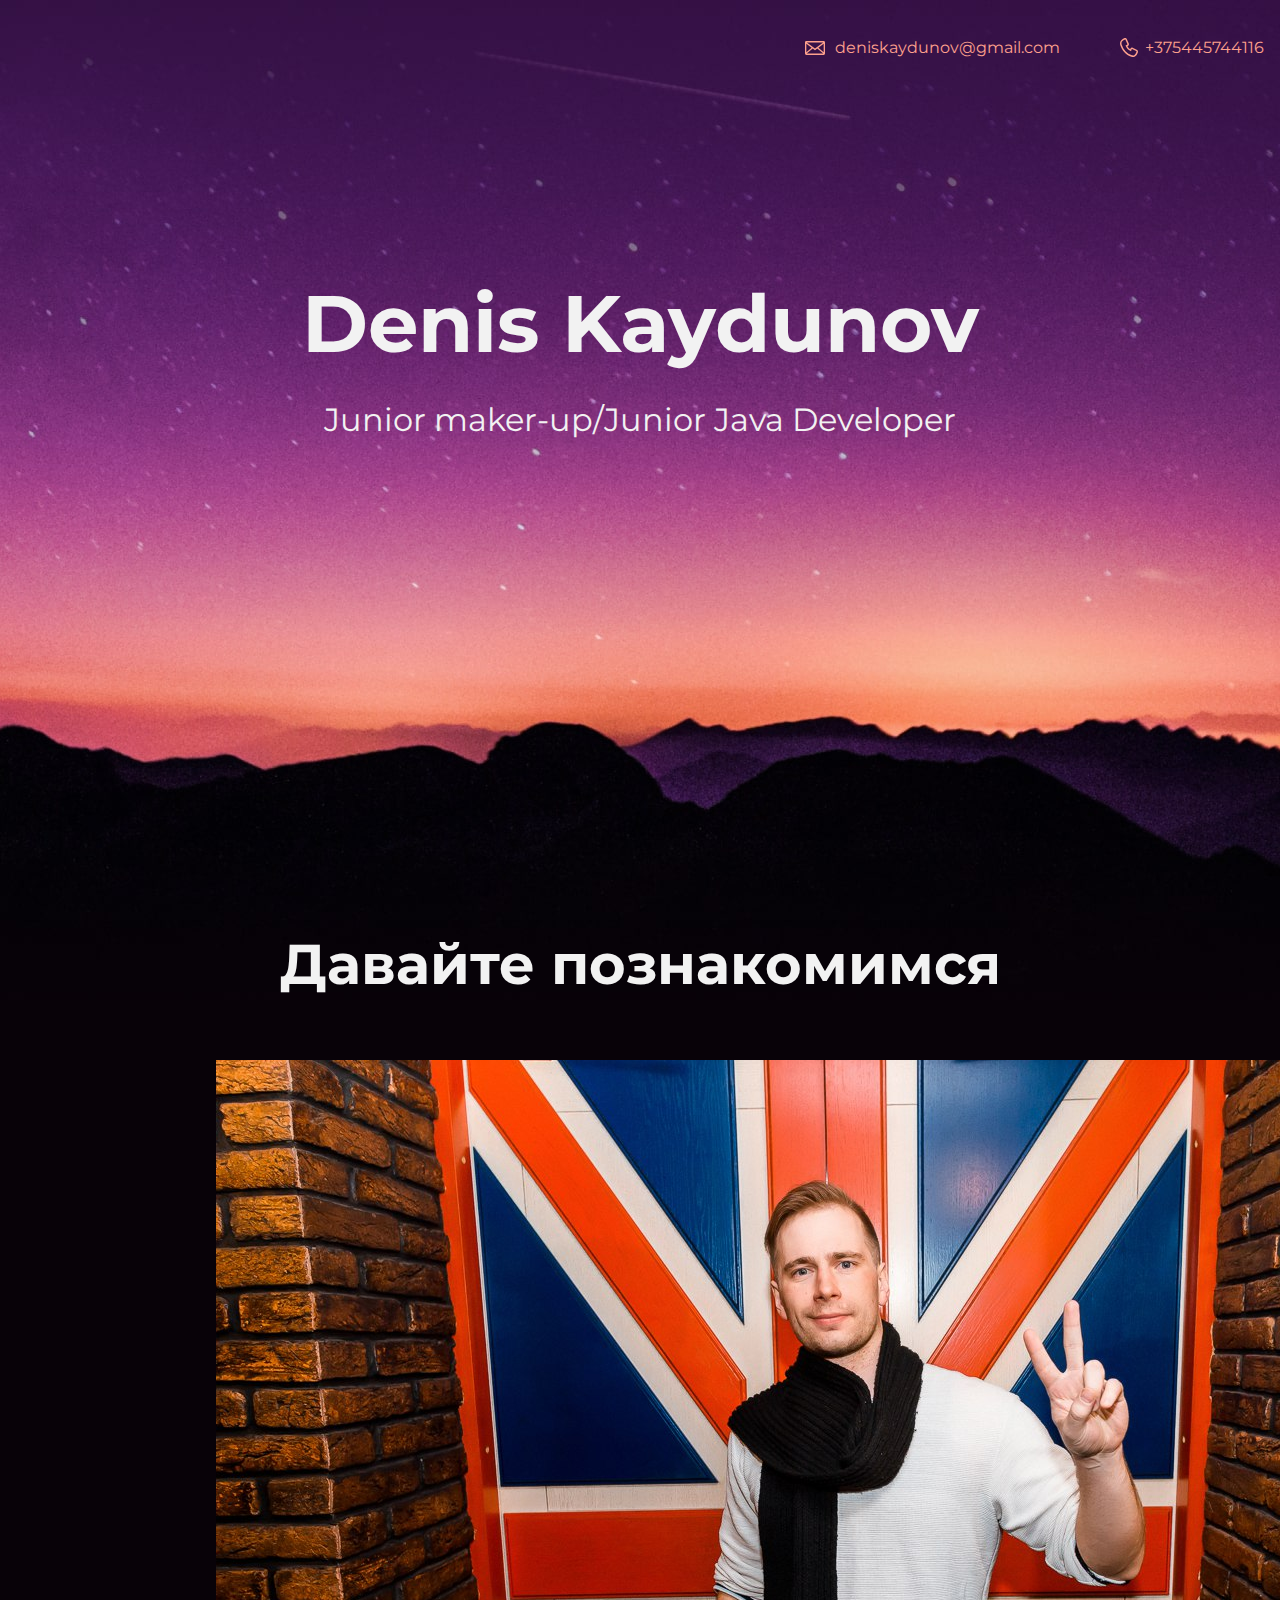
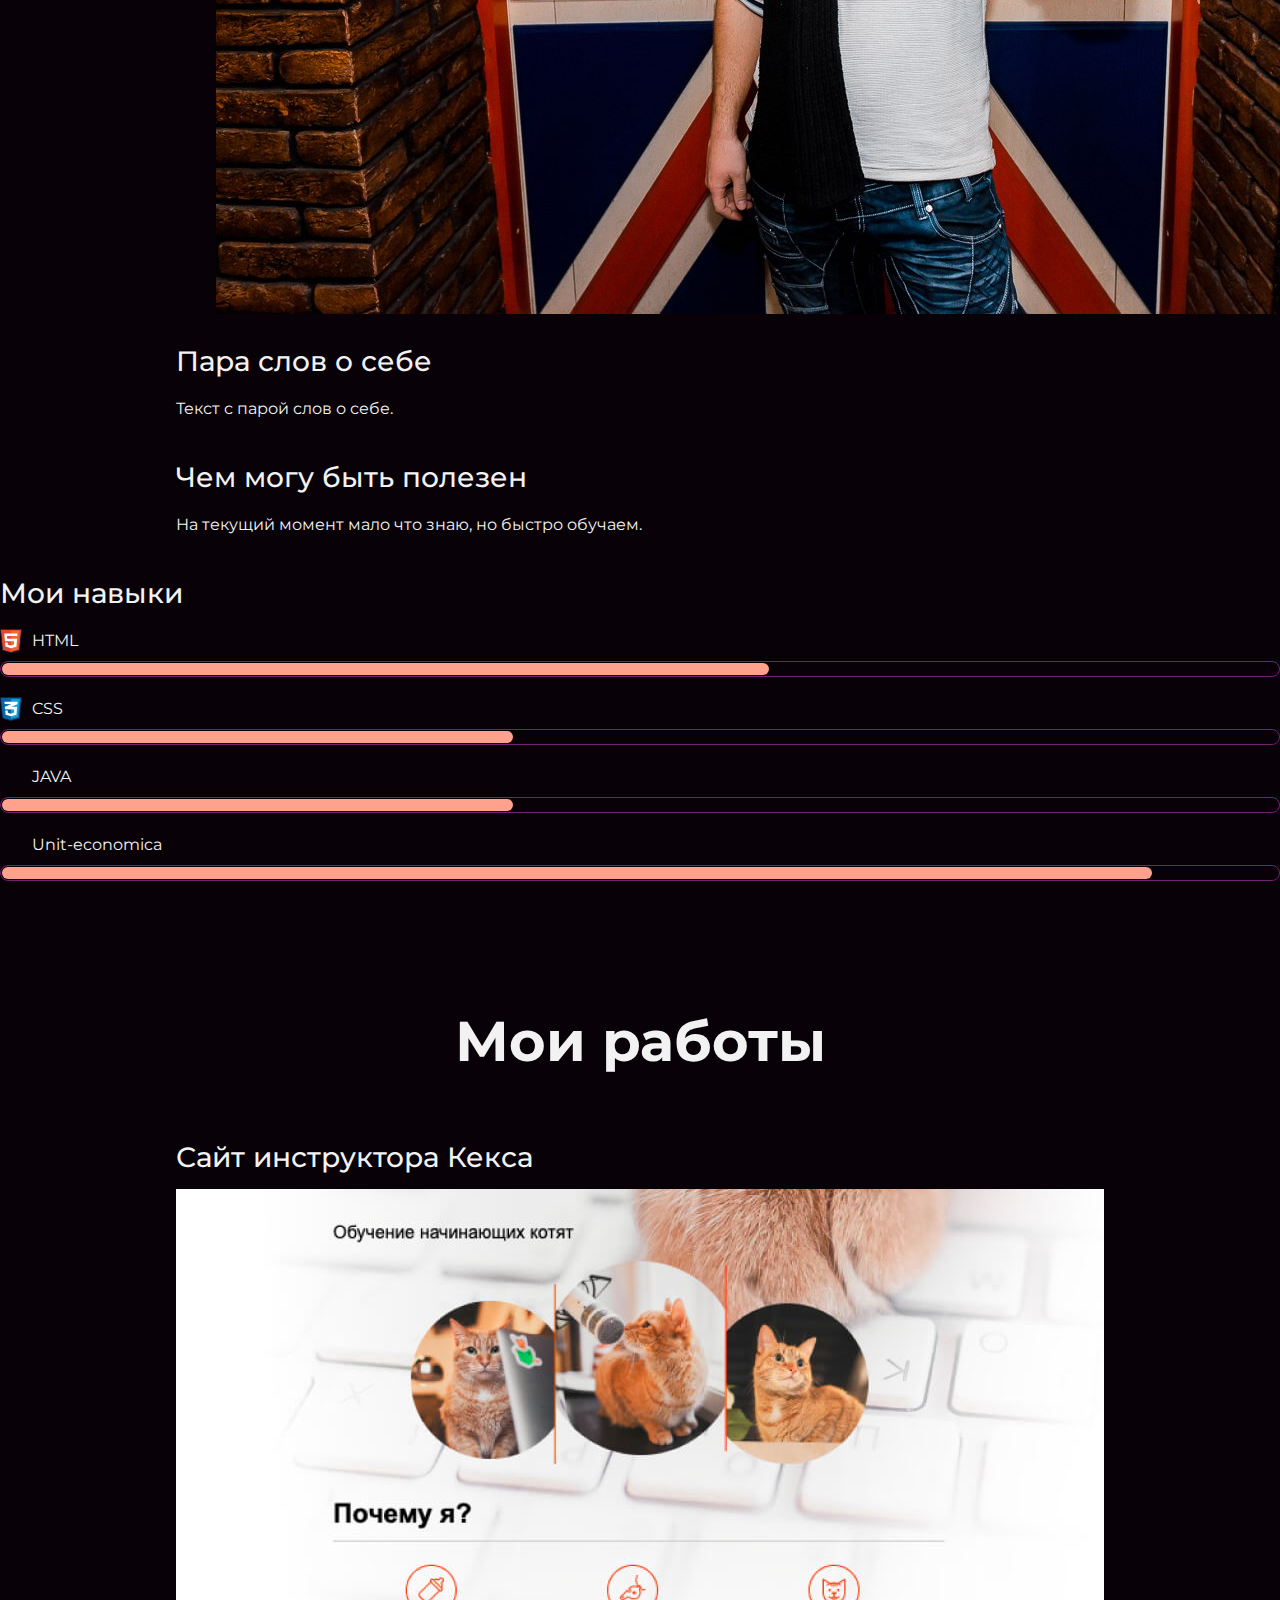
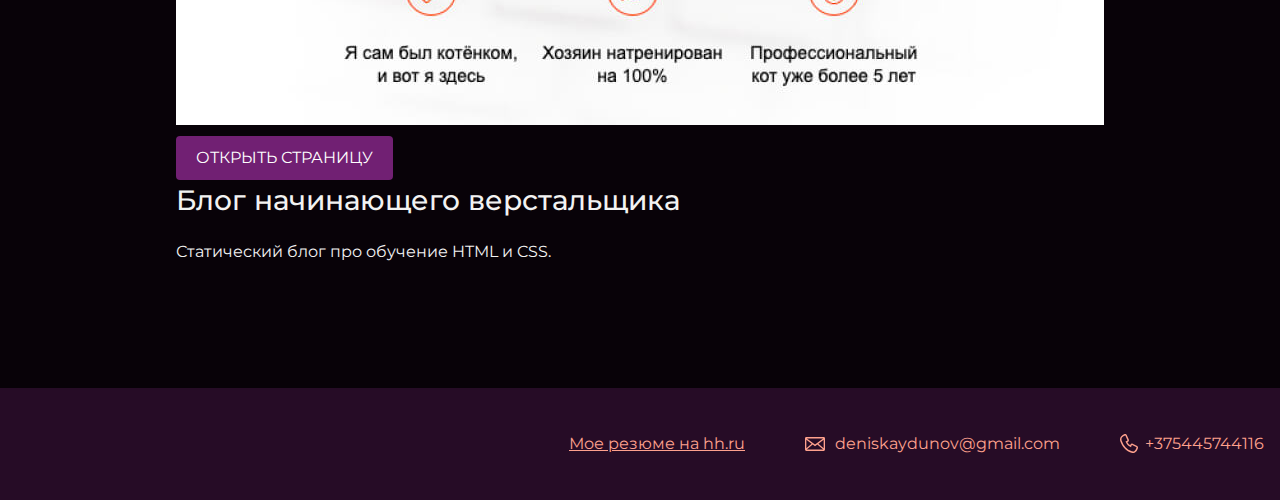
<file: docs/index.html>
<!DOCTYPE html>
<html lang="ru">
    <head>
        <meta charset="UTF-8">
        <link rel="stylesheet" href="style.css">
        <title>Портфолио Дениса Кайдунова</title>
        <link href="https://fonts.googleapis.com/css?family=Montserrat:400,500,700|Old+Standard+TT&display=swap&subset=cyrillic" rel="stylesheet">
    </head>
    <body>
        <header class="page-header">
            <div class="container">
                <a class="header-email" href="mailto:deniskaydunov@gmail.com">deniskaydunov@gmail.com</a>
                <a class="header-phone" href="tel:+375445744116">+375445744116</a>
            </div>
        </header>
        <section class="hero-image">
            <div class="container">
                <h1 class="heading">Denis Kaydunov</h1>
                <p>Junior maker-up/Junior Java Developer</p>
            </div>
        </section>
        <section class="intro">
            <div class="container">
                <h2 class="subheading">Давайте познакомимся</h2>
                <figure>
                    <img class="image" src="img/I.jpg" alt="Denis Kaydunov">
                </figure>
                <h3>Пара слов о себе</h3>
                <p>Текст с парой слов о себе.</p>
                <h3>Чем могу быть полезен</h3>
                <p>На текущий момент мало что знаю, но быстро обучаем.</p>
            </div>
            <div class="skills">
                <h3>Мои навыки</h3>
                <dl class="skills-list">
                    <dt class="skill-html">HTML</dt>
                    <dd class="level">
                        <div style="width:60%;">60%</div>
                    </dd>
                    <dt class="skill-css">CSS</dt>
                    <dd class="level">
                        <div style="width: 40%;">40%</div>
                    </dd>
                    <dt class="skill-java">JAVA</dt>
                    <dd class="level">
                        <div style="width:40%">40%</div>
                    </dd>
                    <dt>Unit-economica</dt>
                    <dd class="level">
                        <div style="width:90%">90%</div>
                    </dd>
                </dl>
            </div>
        </section>
        <section class="portfolio">
            <div class="container">
                <h2 class="subheading">Мои работы</h2>
                <h3>Сайт инструктора Кекса</h3>
                <img class="image" src="img/project.jpg" width="928" height="536" alt="Cайт инструктора Кекса">
                <a class="button" href="source/project/index.html">Открыть страницу</a>
                <h3>Блог начинающего верстальщика</h3>
                <p>Статический блог про обучение HTML и CSS.</p>
            </div>
        </section>
        <footer class="page-footer">
            <div class="container">
                <a href="https://hh.ru/resume/288582cdff043f6ea50039ed1f6f695a554f54">
                    <u>Мое резюме на hh.ru</u>
                </a>
                <a class="footer-email" href="mailto:deniskaydunov@gmail.com">deniskaydunov@gmail.com</a>
                <a class="footer-phone" href="tel:+375445744116">+375445744116</a>
            </div>
        </footer>
    </body>
</html>
</file>
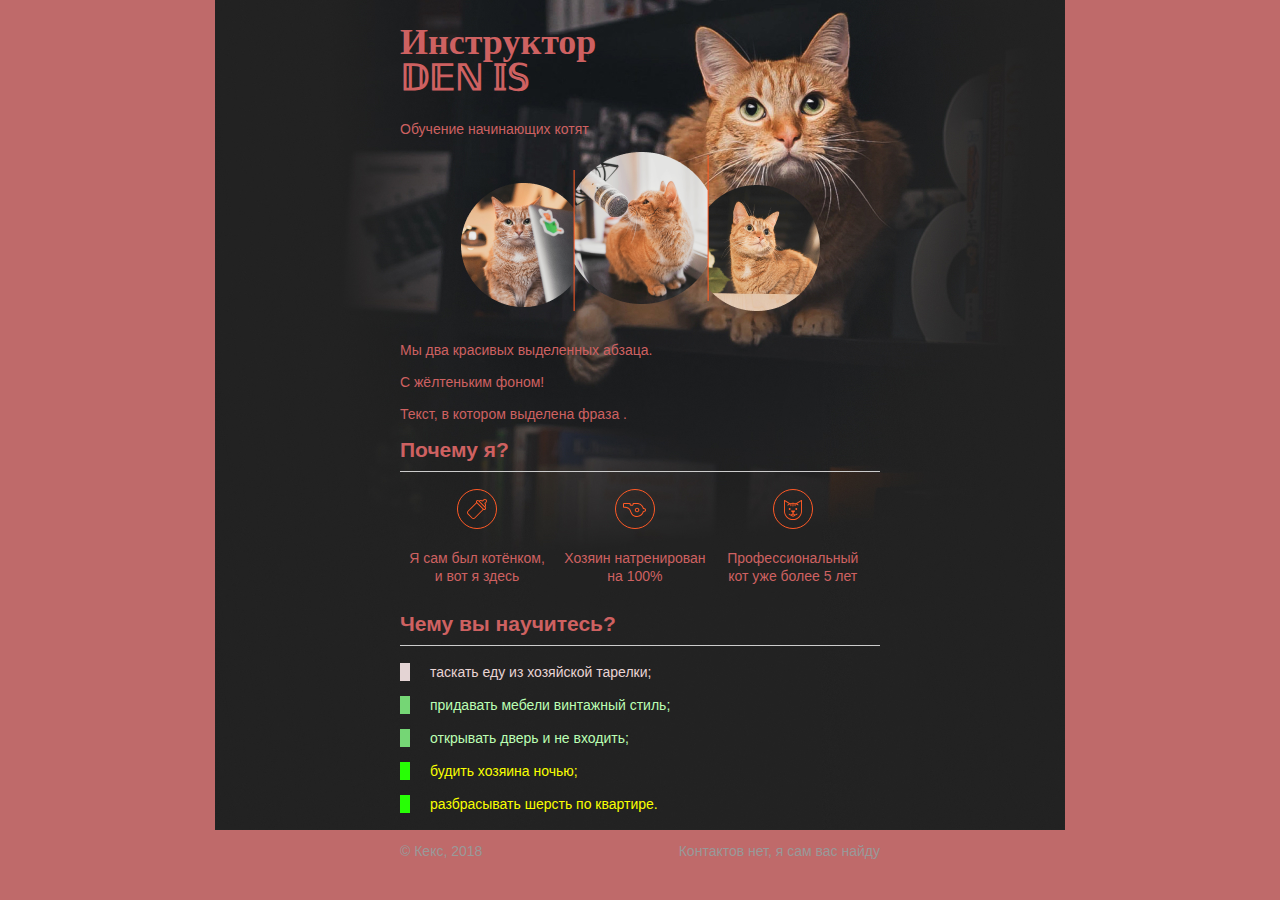
<file: docs/source/project/index.html>
<!DOCTYPE html>
<html lang="ru">
    <head>
        <meta charset="utf-8">
        <title>Инструктор Кекс</title>
        <link rel="stylesheet" href="style.css">
    </head>
    <body>
        <div class="container">
            <header class="site-header">
                <h1>
                    Инструктор &Dopf;&Eopf;<b>&Nopf;</b>
                    &Iopf;&Sopf;
                </h1>
                <p>Обучение начинающих котят</p>
                <img src="img/keks.png">
            </header>
            <section>
                <article>
                    <div class="highlight">
                        <p>Мы два красивых выделенных абзаца.</p>
                        <p>С жёлтеньким фоном!</p>
                    </div>
                    <p>
                        Текст, в котором <span>выделена фраза</span>
                        .
                    </p>
                </article>
            </section>
            <section class="features">
                <h2>Почему я?</h2>
                <p class="feature-kitten">Я сам был котёнком, и вот я здесь</p>
                <p class="feature-train">Хозяин натренирован на 100%</p>
                <p class="feature-cat">Профессиональный кот уже более 5 лет</p>
            </section>
            <section class="skills">
                <h2>Чему вы научитесь?</h2>
                <ul class="skills-list">
                    <li class="skills-item">таскать еду из хозяйской тарелки;</li>
                    <li class="skills-item standart">придавать мебели винтажный стиль;</li>
                    <li class="skills-item standart">открывать дверь и не входить;</li>
                    <li class="skills-item vip">будить хозяина ночью;</li>
                    <li class="skills-item vip">разбрасывать шерсть по квартире.</li>
                </ul>
            </section>
            <footer class="site-footer">
                <p>© Кекс, 2018</p>
                <p>Контактов нет, я сам вас найду</p>
            </footer>
        </div>
    </body>
</html>
</file>
<file: docs/style.css>
body {
  margin: 0;
  min-width: 960px;
  font-family: "Montserrat", "Helvetica", "Arial", sans-serif;
  font-size: 16px;
  line-height: 32px;
  color: #f2f2f2;
  background-color: #080208;
  background-image: url("img/hero-bg.jpg");
  background-repeat: no-repeat;
  background-position: top center;
}

.container {
  max-width: 928px;
  margin: 0 auto;
  padding: 0 16px;
}

.page-header {
  margin: 0 0 180px;
  padding: 32px 0 32px;
}

.page-header .container,
.page-footer .container {
  max-width: 1408px;
  text-align: right;
}

.page-header a {
  margin-left: 56px;
  color: #fea18d;
  text-decoration: none;
  background-repeat: no-repeat;
  background-position: left;
}

.header-email {
  padding-left: 30px;
  background-image: url("img/icon-email.svg");
}

.header-phone {
  padding-left: 25px;
  background-image: url("img/icon-phone.svg");
}

.hero-image {
  margin-bottom: 480px;
}

.hero-image .container {
  max-width: 1408px;
  text-align: center;
}

.heading {
  margin: 0 0 24px;
  font-size: 80px;
  line-height: 96px;
}

.hero-image p {
  margin: 0;
  font-size: 32px;
  line-height: 48px;
}

.intro {
  margin: 0 0 120px;
}

.subheading {
  margin: 0 0 56px;
  font-size: 56px;
  line-height: 80px;
  text-align: center;
}

.user-image {
  margin: 0 0 32px;
  text-align: center;
}

.intro h3,
.portfolio h3 {
  margin: 0 0 12px;
  font-size: 28px;
  line-height: 40px;
  font-weight: 500;
}

.intro p {
  margin: 0 0 32px;
}

.skills-list {
  margin: 0;
  padding: 0;
}

.skills-list dt {
  padding-left: 32px;
  background-repeat: no-repeat;
  background-position: left;
}

.skill-html {
  background-image: url("img/icon-html.svg");
}

.skill-css {
  background-image: url("img/icon-css.svg");
}

.level {
  margin: 4px 0 16px;
  padding: 0;
  height: 14px;
  font-size: 0;
  background-color: #080208;
  border: 1px solid #712073;
  border-radius: 8px;
}

.level div {
  margin: 1px;
  height: 12px;
  background-color: #fea18d;
  border-radius: 6px;
}

.portfolio {
  margin: 0 0 120px;
}

.projects {
  margin: 0;
  padding: 0;
  list-style: none;
}

.projects li {
  margin: 0 0 80px;
}

.project-image {
  margin: 0 0 24px;
  text-align: center;
}

.projects p {
  margin: 0 0 24px;
}

.button {
  padding: 6px 20px;
  display: inline-block;
  vertical-align: baseline;
  text-decoration: none;
  text-transform: uppercase;
  border-radius: 4px;
  background-color: #712073;
  color: #ffffff;
}

.page-footer {
  padding: 40px 0;
  background-color: #260c26;
}

.page-footer a {
  margin-left: 56px;
  color: #fea18d;
  text-decoration: none;
  background-repeat: no-repeat;
  background-position: left;
}

.footer-email {
  padding-left: 30px;
  background-image: url("img/icon-email.svg");
}

.footer-phone {
  padding-left: 25px;
  background-image: url("img/icon-phone.svg");
}
</file>
<file: docs/source/project/style.css>
body {
  padding: 0;
  font-family: "Arial", sans-serif;
  font-size: 14px;
  line-height: 18px;
  color: #ce6161;
  background: #bf6a6a url("img/keks-background-dark.jpg") no-repeat 50% 0;
}

h1 {
  width: 260px;
  font-family: "Georgia", serif;
  font-size: 36px;
  line-height: 36px;
}

h2 {
  padding-bottom: 12px;
  border-bottom: 1px solid #cccccc;
}

.site-header {
  margin-bottom: 30px;
}

.skills-item {
  margin-bottom: 15px;
  padding-left: 20px;
  border-left: 10px solid #e4d4d4;
  color: #e9d4d4;
}

.standart {
  border-color: #7de87de8;
  color: #bbffb3;
}

.vip {
  border-color: #27ff05;
  color: #f9ff00;
}

.container {
  width: 480px;
  margin: 0 auto;
}

.site-header img {
  display: block;
  margin: 0 auto;
}

.features {
  margin-bottom: 30px;
}

.features p {
  display: inline-block;
  vertical-align: top;
  width: 30%;
  margin: 0 5px;
  text-align: center;
  background-repeat: no-repeat;
  background-position: center top;
}

.feature-kitten {
  padding-top: 60px;
  background-image: url("img/bottle.svg");
}

.feature-cat {
  padding-top: 60px;
  background-image: url("img/cat.svg");
}

.feature-train {
  padding-top: 60px;
  background-image: url("img/whistle.svg");
}

.skills-list {
  padding: 0;
  list-style: none;
}

.site-footer {
  display: flex;
  justify-content: space-between;
  color: #999999;
}
</file>
